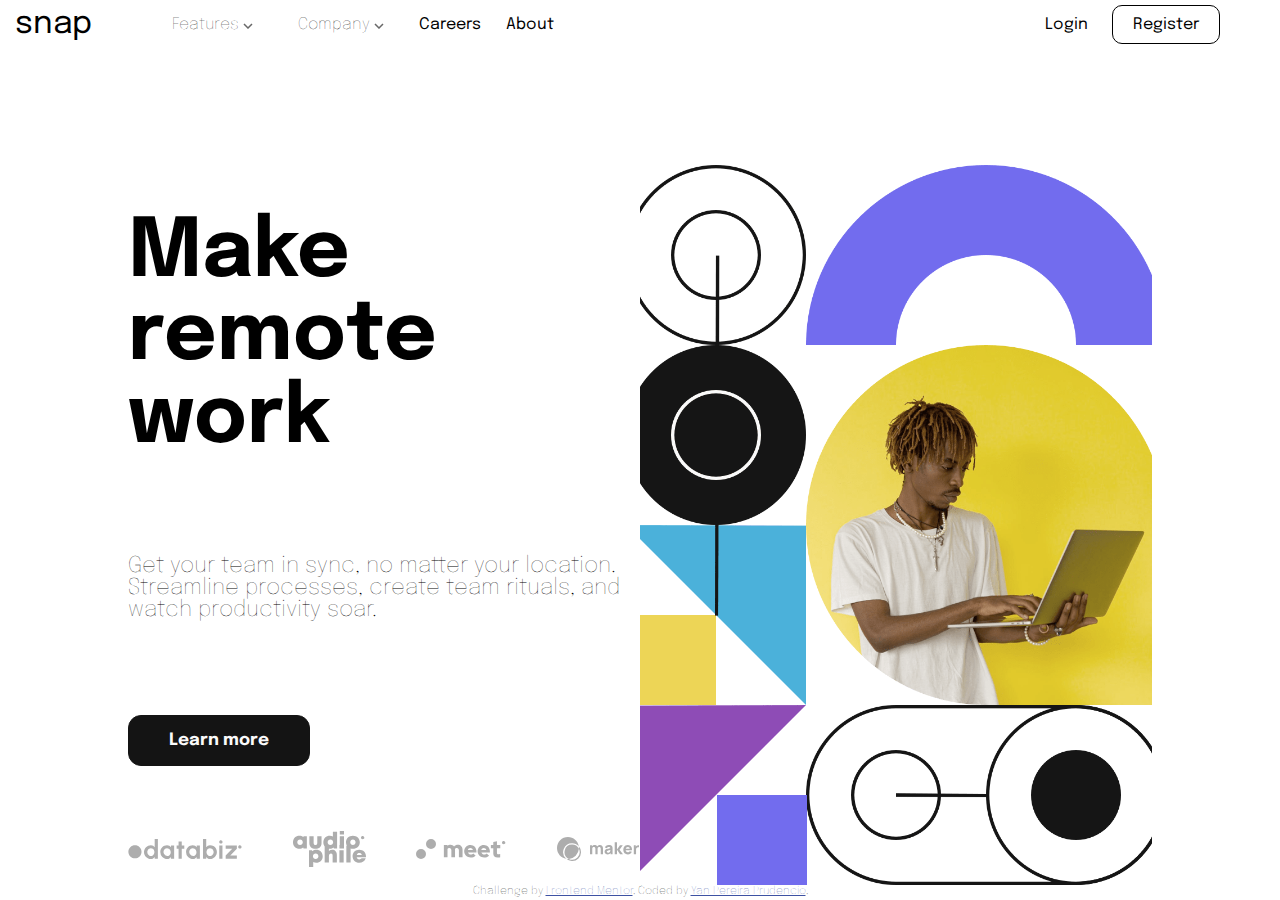
<file: index.html>
<!DOCTYPE html>
<html lang="en">
<head>
  <meta charset="UTF-8">
  <meta name="viewport" content="width=device-width, initial-scale=1.0"> <!-- displays site properly based on user's device -->

  <link rel="icon" type="image/png" sizes="32x32" href="./images/favicon-32x32.png">
  <link rel="stylesheet" href="./project.css">
  <title>Frontend Mentor | Intro section with dropdown navigation</title>

  <!-- Feel free to remove these styles or customise in your own stylesheet 👍 -->
  <style>
    .attribution { font-size: 11px; text-align: center; }
    .attribution a { color: hsl(228, 45%, 44%); }
  </style>
</head>
<body>
<header>
  <div class="menu">
    <h1 class="title">snap</h1>

    <div class="dropdow">
      <p>Features <svg class="icon-arrow-down" width="10" height="6" xmlns="http://www.w3.org/2000/svg"><path stroke="#686868" stroke-width="1.5" fill="none" d="m1 1 4 4 4-4"/></svg> <svg class="icon-arrow-up" width="10" height="6" xmlns="http://www.w3.org/2000/svg"><path stroke="#686868" stroke-width="1.5" fill="none" d="m1 5 4-4 4 4"/></svg></p>
      <div class="dropdow-content">
            <span><svg width="14" height="16" xmlns="http://www.w3.org/2000/svg"><path d="M14 3v12a1 1 0 0 1-1 1H1a1 1 0 0 1-1-1V3a1 1 0 0 1 1-1h1V1a1 1 0 1 1 2 0v1h2V1a1 1 0 1 1 2 0v1h2V1a1 1 0 0 1 2 0v1h1a1 1 0 0 1 1 1Zm-2 3H2v1h10V6Zm0 3H2v1h10V9Zm0 3H2v1h10v-1Z" fill="#726CEE"/></svg><a href="#">Todo List</a></span>
            <span><svg width="16" height="16" xmlns="http://www.w3.org/2000/svg"><path d="M12.667 8.667h-4v4h4v-4ZM11.334 0v1.333H4.667V0h-2v1.333h-1C.75 1.333 0 2.083 0 3v11.333C0 15.25.75 16 1.667 16h12.667C15.25 16 16 15.25 16 14.333V3c0-.917-.75-1.667-1.666-1.667h-1V0h-2Zm3 14.333H1.667V5.5h12.667v8.833Z" fill="#4BB1DA"/></svg><a href="#">Calender</a></span>
            <span><svg width="13" height="17" xmlns="http://www.w3.org/2000/svg"><path d="M6.408 13.916c-3.313 0-6-1.343-6-3 0-.612.371-1.18 1-1.654V7.916a5 5 0 0 1 3.041-4.6 2 2 0 0 1 3.507-1.664 2 2 0 0 1 .411 1.664 5.002 5.002 0 0 1 3.041 4.6v1.346c.629.474 1 1.042 1 1.654 0 1.657-2.687 3-6 3Zm0 1c.694 0 1.352-.066 1.984-.16.004.054.016.105.016.16a2 2 0 0 1-4 0c0-.055.012-.106.016-.16.633.094 1.29.16 1.984.16Z" fill="#EDD556"/></svg><a href="#">Reminders</a></span>
            <span><svg width="16" height="16" xmlns="http://www.w3.org/2000/svg"><path d="M8 0a8 8 0 1 1 0 16A8 8 0 0 1 8 0Zm0 2.133a5.867 5.867 0 1 0 0 11.734A5.867 5.867 0 0 0 8 2.133ZM8 3.2a4.8 4.8 0 1 1 0 9.6 4.8 4.8 0 0 1 0-9.6Zm-.533 2.667a.533.533 0 0 0-.534.533v2.133c0 .295.24.534.534.534h3.2a.533.533 0 0 0 0-1.067H8V6.4a.533.533 0 0 0-.533-.533Z" fill="#8E4CB6"/></svg><a href="#">Planning</a></span>
      </div>
    </div>
    <div class="dropdow">
      <p>Company <svg class="icon-arrow-down" width="10" height="6" xmlns="http://www.w3.org/2000/svg"><path stroke="#686868" stroke-width="1.5" fill="none" d="m1 1 4 4 4-4"/></svg> <svg class="icon-arrow-up" width="10" height="6" xmlns="http://www.w3.org/2000/svg"><path stroke="#686868" stroke-width="1.5" fill="none" d="m1 5 4-4 4 4"/></svg></p>
      <div class="dropdow-content">
              <span><a href="#">Story</a></span>
              <span><a href="#">Our Team</a></span>
              <span><a href="#">Blog</a></span>
      </div>
    </div>
    <p>Careers</p>
    <p>About</p>
  </div>
  <div class="login">
    <p>Login</p>
    <p>Register</p>
  </div>
  <svg class="icon-bar" width="32" height="18" xmlns="http://www.w3.org/2000/svg"><g fill="#151515" fill-rule="evenodd"><path d="M0 0h32v2H0zM0 8h32v2H0zM0 16h32v2H0z"/></g></svg>
</header>

<main>
  <section class="info-main">
    <div class="main-container left">
      <div class="subContainer1">

        <h1 class="title">
          Make remote work
        </h1>

        <p class="details">
          Get your team in sync, no matter your location. 
          Streamline processes, create team rituals, 
          and watch productivity soar.
        </p>
        <button>
          Learn more
        </button>

      </div>
      <div class="subContainer2">
        <svg width="114" height="20" xmlns="http://www.w3.org/2000/svg"><path d="M22.887 20c.838 0 1.576-.183 2.213-.55a4.977 4.977 0 0 0 1.584-1.429v1.638h3.195V0h-3.195v8.191A4.848 4.848 0 0 0 25.1 6.756c-.637-.362-1.375-.544-2.213-.544-.951 0-1.842.18-2.67.538-.83.358-1.561.854-2.194 1.487a6.996 6.996 0 0 0-1.486 2.196A6.68 6.68 0 0 0 16 13.106c0 .953.179 1.844.537 2.674.358.83.853 1.562 1.486 2.195a6.989 6.989 0 0 0 2.193 1.488c.83.358 1.72.537 2.671.537Zm.04-3.08a3.42 3.42 0 0 1-1.827-.511 3.826 3.826 0 0 1-1.827-3.303c0-.708.166-1.35.498-1.926a3.9 3.9 0 0 1 1.322-1.383 3.379 3.379 0 0 1 1.834-.518c.672 0 1.272.17 1.8.511.528.341.94.802 1.237 1.383.297.581.445 1.225.445 1.933 0 .7-.148 1.34-.445 1.92a3.53 3.53 0 0 1-1.23 1.383c-.524.34-1.127.511-1.807.511ZM39.294 20c.794 0 1.486-.181 2.075-.544a4.375 4.375 0 0 0 1.434-1.422l.13 1.625h3.209V6.553h-3.195l.144 1.678a5.992 5.992 0 0 0-1.748-1.468c-.685-.385-1.464-.577-2.337-.577-.934 0-1.807.175-2.619.524a6.818 6.818 0 0 0-2.147 1.455c-.62.62-1.1 1.341-1.44 2.163a6.81 6.81 0 0 0-.511 2.634 6.935 6.935 0 0 0 2.042 4.967 7.16 7.16 0 0 0 2.24 1.52c.846.368 1.754.551 2.723.551Zm.091-3.08a3.51 3.51 0 0 1-1.813-.498 4.227 4.227 0 0 1-1.395-1.33 4.049 4.049 0 0 1-.654-1.842c-.061-.734.057-1.4.353-1.998a3.592 3.592 0 0 1 1.264-1.435 3.3 3.3 0 0 1 1.853-.538 3.32 3.32 0 0 1 1.794.498c.532.332.968.776 1.309 1.33.34.555.541 1.173.602 1.855.053.725-.054 1.387-.32 1.986a3.384 3.384 0 0 1-1.172 1.435c-.516.358-1.122.537-1.82.537Zm14.378 2.74V9.75h2.54V6.553h-2.54V2.438h-3.195v4.115H48.63v3.198h1.938v9.908h3.195Zm11.273.34c.795 0 1.486-.181 2.076-.544a4.375 4.375 0 0 0 1.433-1.422l.131 1.625h3.208V6.553H68.69l.145 1.678a5.992 5.992 0 0 0-1.749-1.468c-.685-.385-1.464-.577-2.337-.577-.934 0-1.807.175-2.619.524a6.818 6.818 0 0 0-2.147 1.455c-.62.62-1.1 1.341-1.44 2.163a6.81 6.81 0 0 0-.51 2.634 6.935 6.935 0 0 0 2.042 4.967 7.16 7.16 0 0 0 2.239 1.52c.847.368 1.754.551 2.723.551Zm.092-3.08a3.51 3.51 0 0 1-1.814-.498 4.227 4.227 0 0 1-1.394-1.33 4.049 4.049 0 0 1-.655-1.842c-.06-.734.057-1.4.354-1.998a3.592 3.592 0 0 1 1.263-1.435 3.3 3.3 0 0 1 1.853-.538 3.32 3.32 0 0 1 1.794.498c.532.332.969.776 1.31 1.33.34.555.54 1.173.602 1.855.052.725-.055 1.387-.321 1.986a3.384 3.384 0 0 1-1.172 1.435c-.515.358-1.122.537-1.82.537ZM81.993 20c.96 0 1.857-.18 2.69-.537a6.968 6.968 0 0 0 3.687-3.696 6.774 6.774 0 0 0 .536-2.687c0-1.267-.31-2.423-.93-3.467a7.027 7.027 0 0 0-2.5-2.496c-1.048-.62-2.209-.93-3.483-.93-.82 0-1.547.185-2.18.556a5.15 5.15 0 0 0-1.591 1.448V0h-3.195v19.66h3.195v-1.665a5.15 5.15 0 0 0 1.59 1.448c.634.371 1.36.557 2.18.557Zm-.04-3.093c-.663 0-1.256-.17-1.78-.511a3.53 3.53 0 0 1-1.231-1.383 4.187 4.187 0 0 1-.445-1.933c0-.69.148-1.326.445-1.907a3.58 3.58 0 0 1 1.23-1.39 3.164 3.164 0 0 1 1.782-.517c.672 0 1.287.17 1.846.511.558.341 1.004.802 1.335 1.383.332.58.498 1.221.498 1.92 0 .708-.166 1.35-.498 1.927a3.88 3.88 0 0 1-1.329 1.382 3.435 3.435 0 0 1-1.852.518ZM92.874 4.6c.463 0 .854-.155 1.173-.465.318-.31.478-.701.478-1.173 0-.463-.16-.852-.478-1.166a1.604 1.604 0 0 0-1.172-.472c-.463 0-.856.157-1.179.472a1.563 1.563 0 0 0-.484 1.166c0 .472.161.863.484 1.173.323.31.716.465 1.179.465Zm19 5c.463 0 .854-.155 1.173-.465.318-.31.478-.701.478-1.173 0-.463-.16-.852-.478-1.166a1.604 1.604 0 0 0-1.172-.472c-.463 0-.856.157-1.179.472a1.563 1.563 0 0 0-.484 1.166c0 .472.161.863.484 1.173.323.31.716.465 1.179.465ZM6.979 19.324c1.835 0 3.385-.616 4.65-1.846 1.264-1.23 1.896-2.782 1.896-4.654 0-1.838-.632-3.38-1.897-4.628-1.264-1.248-2.814-1.872-4.65-1.872-1.835 0-3.393.624-4.675 1.872C1.021 9.444.38 10.986.38 12.824c0 1.872.64 3.423 1.922 4.654 1.282 1.23 2.84 1.846 4.676 1.846Zm87.48.335V6.553h-3.195V19.66h3.195Zm14.399 0v-3.198h-6.573l6.573-6.71V6.553H97.675v3.198h6.586l-6.586 6.71v3.198h11.182Z" fill="#ADADAD"/></svg>
        <svg width="73" height="36" xmlns="http://www.w3.org/2000/svg"><path d="M6.476 17.85c1.434 0 2.715-.47 3.726-1.287l.364.87h3.289V5.126h-3.17l-.436.952C9.23 5.238 7.93 4.754 6.476 4.754 2.699 4.754 0 7.467 0 11.28c0 3.825 2.7 6.571 6.476 6.571Zm.568-3.754c-1.593 0-2.764-1.2-2.764-2.807 0-1.598 1.161-2.797 2.764-2.797 1.594 0 2.765 1.2 2.765 2.797 0 1.607-1.171 2.807-2.765 2.807Zm15.422 3.754c3.648 0 6.078-2.243 6.078-5.687V5.138H24.29v6.84c0 1.286-.687 2.064-1.824 2.064-1.136 0-1.837-.765-1.837-2.064v-6.84h-4.254v7.025c0 3.444 2.443 5.687 6.091 5.687Zm14.361.013c1.439 0 2.72-.488 3.725-1.33l.401.914h3.148V.694h-4.205v4.895a5.78 5.78 0 0 0-3.069-.854c-3.79 0-6.489 2.732-6.489 6.557 0 3.826 2.7 6.571 6.49 6.571Zm.57-3.754c-1.594 0-2.765-1.21-2.765-2.816 0-1.608 1.17-2.817 2.764-2.817 1.594 0 2.765 1.21 2.765 2.817 0 1.607-1.171 2.816-2.765 2.816ZM50.99 3.598V0H46.8v3.598h4.19Zm.032 13.848V5.138H46.77v12.308h4.254Zm8.88.404c4.014 0 6.925-2.755 6.925-6.558 0-3.815-2.911-6.557-6.924-6.557-4.027 0-6.925 2.742-6.925 6.557 0 3.803 2.898 6.558 6.925 6.558Zm9.76-9.573c.463 0 .853-.156 1.172-.466.318-.31.478-.7.478-1.173 0-.463-.16-.852-.478-1.166A1.604 1.604 0 0 0 69.663 5c-.463 0-.856.157-1.179.472A1.563 1.563 0 0 0 68 6.638c0 .472.161.863.484 1.173.323.31.716.466 1.179.466Zm-9.76 5.765c-1.55 0-2.663-1.122-2.663-2.75 0-1.627 1.113-2.748 2.664-2.748 1.55 0 2.663 1.131 2.663 2.749 0 1.627-1.112 2.749-2.663 2.749Zm-39.676 21.86v-4.846a5.789 5.789 0 0 0 3.01.817c3.777 0 6.476-2.735 6.476-6.57 0-3.835-2.7-6.558-6.475-6.558-1.468 0-2.775.506-3.79 1.381l-.533-.977h-2.893v16.753h4.205Zm2.442-7.783c-1.594 0-2.765-1.2-2.765-2.816 0-1.617 1.171-2.817 2.765-2.817 1.593 0 2.764 1.2 2.764 2.817 0 1.617-1.18 2.816-2.764 2.816Zm13.25 3.338v-6.573c0-1.58.802-2.49 2.09-2.49 1.11 0 1.61.724 1.61 2.144v6.919h4.253v-7.412c0-3.19-1.822-5.26-4.657-5.26a5.28 5.28 0 0 0-3.297 1.174v-5.255h-4.253v16.753h4.253Zm14.718-13.849V14.01h-4.189v3.598h4.189Zm.033 13.849V19.148h-4.254v12.309h4.254Zm6.929 0V14.704h-4.254v16.753H57.6Zm8.664.404c3.099 0 5.597-1.755 6.466-4.564h-4.233c-.409.72-1.24 1.154-2.233 1.154-1.343 0-2.243-.73-2.52-2.142h9.17c.055-.38.087-.752.087-1.122 0-3.611-2.756-6.442-6.737-6.442-3.876 0-6.708 2.775-6.708 6.548 0 3.76 2.855 6.568 6.708 6.568Zm2.547-7.9h-4.993c.344-1.222 1.206-1.894 2.446-1.894 1.284 0 2.173.664 2.547 1.894Z" fill="#ADADAD"/></svg>
        <svg width="90" height="20" xmlns="http://www.w3.org/2000/svg"><path d="M5 10a5 5 0 1 1 0 10 5 5 0 0 1 0-10ZM15 0a5 5 0 1 1 0 10 5 5 0 0 1 0-10Zm16.515 18.34V9.964c.226-.293.5-.513.824-.66.324-.146.689-.22 1.095-.22.587 0 1.058.205 1.412.614.353.408.53.945.53 1.608v7.034h3.658v-7.543a7.069 7.069 0 0 0-.045-.787c.241-.293.527-.52.858-.683.331-.162.7-.242 1.107-.242.587 0 1.057.204 1.411.613.354.408.53.945.53 1.608v7.034h3.659v-7.543c0-1.435-.433-2.615-1.299-3.54-.865-.926-1.976-1.389-3.33-1.389-.783 0-1.506.147-2.168.44a4.968 4.968 0 0 0-1.716 1.25 4.316 4.316 0 0 0-1.524-1.239 4.504 4.504 0 0 0-2.021-.45c-.557 0-1.088.084-1.592.254-.505.17-.967.424-1.389.763V6.1h-3.658v12.24h3.658Zm23.168.231c.993 0 1.885-.146 2.675-.44.79-.292 1.562-.763 2.315-1.41l-2.416-2.199c-.286.293-.632.52-1.039.683a3.63 3.63 0 0 1-1.355.243c-.692 0-1.294-.182-1.806-.544a3.22 3.22 0 0 1-1.13-1.4h8.514v-.926a7.74 7.74 0 0 0-.452-2.672c-.301-.825-.719-1.531-1.253-2.117A5.875 5.875 0 0 0 56.828 6.4a5.71 5.71 0 0 0-2.416-.509c-.873 0-1.69.162-2.45.486a6.032 6.032 0 0 0-1.976 1.342 6.357 6.357 0 0 0-1.321 2.025 6.418 6.418 0 0 0-.486 2.487c0 .88.17 1.709.508 2.488a6.378 6.378 0 0 0 1.378 2.024 6.268 6.268 0 0 0 2.066 1.343 6.717 6.717 0 0 0 2.552.485Zm2.167-7.682h-4.99c.18-.617.49-1.095.926-1.434.436-.34.956-.51 1.558-.51.587 0 1.103.178 1.547.533.444.355.764.825.96 1.411Zm11.268 7.682c.994 0 1.885-.146 2.676-.44.79-.292 1.562-.763 2.314-1.41l-2.416-2.199c-.286.293-.632.52-1.039.683a3.63 3.63 0 0 1-1.354.243c-.693 0-1.295-.182-1.807-.544a3.22 3.22 0 0 1-1.129-1.4h8.513v-.926a7.74 7.74 0 0 0-.452-2.672c-.3-.825-.718-1.531-1.253-2.117A5.875 5.875 0 0 0 70.263 6.4a5.71 5.71 0 0 0-2.416-.509c-.873 0-1.69.162-2.45.486a6.032 6.032 0 0 0-1.976 1.342 6.357 6.357 0 0 0-1.32 2.025 6.418 6.418 0 0 0-.486 2.487c0 .88.17 1.709.508 2.488a6.378 6.378 0 0 0 1.377 2.024 6.268 6.268 0 0 0 2.066 1.343 6.717 6.717 0 0 0 2.552.485Zm2.168-7.682h-4.99c.18-.617.489-1.095.925-1.434.437-.34.956-.51 1.558-.51.587 0 1.103.178 1.547.533.444.355.764.825.96 1.411Zm11.335 7.613c.346 0 .775-.035 1.287-.104a7.37 7.37 0 0 0 1.265-.266V15.1c-.301.092-.58.158-.836.196a5.456 5.456 0 0 1-.813.058c-.587 0-.997-.112-1.23-.335-.234-.224-.35-.606-.35-1.146v-4.65h3.342V6.1h-3.342V2.143l-3.658.81V6.1H74.87v3.123h2.416v5.392c0 1.28.365 2.248 1.095 2.904.73.655 1.81.983 3.24.983Zm6.042-13.225c.462 0 .853-.156 1.172-.466.318-.31.478-.7.478-1.173 0-.463-.16-.852-.478-1.166A1.604 1.604 0 0 0 87.663 2c-.463 0-.856.157-1.179.472A1.563 1.563 0 0 0 86 3.638c0 .472.161.863.484 1.173.323.31.716.466 1.179.466Z" fill="#ADADAD" fill-rule="evenodd"/></svg>
        <svg width="83" height="24" xmlns="http://www.w3.org/2000/svg"><path d="M35.276 17.143V11.76c0-.51.141-.925.424-1.246.282-.321.656-.482 1.123-.482.488 0 .87.164 1.148.49.277.326.415.783.415 1.37v5.25h2.238V11.76c0-.34.065-.64.194-.9.129-.261.308-.464.539-.61.23-.145.502-.218.814-.218.489 0 .871.164 1.148.49.277.326.416.783.416 1.37v5.25h2.238V11.3c0-.971-.26-1.757-.778-2.358-.518-.6-1.285-.9-2.3-.9-.592 0-1.131.13-1.616.39-.486.26-.873.624-1.16 1.09l.062-.096-.037-.07a2.632 2.632 0 0 0-.687-.768l-.145-.103c-.447-.296-1.02-.444-1.716-.444-.609 0-1.159.134-1.65.403-.327.18-.61.401-.848.666l-.102.12v-.975h-1.975v8.887h2.255Zm15.305.247c.768 0 1.403-.133 1.905-.4.39-.206.76-.514 1.109-.921l.014-.018v1.092h1.958v-5.431c0-.406-.016-.773-.049-1.103a2.653 2.653 0 0 0-.313-.987 2.61 2.61 0 0 0-1.382-1.25c-.609-.242-1.306-.363-2.09-.363-1.07 0-1.915.23-2.534.691a3.434 3.434 0 0 0-1.268 1.794l2.025.642c.142-.406.392-.688.748-.848.357-.159.7-.238 1.029-.238.592 0 1.015.123 1.267.37.177.173.292.414.345.724l.015.116-.357.053-.366.055-.353.052c-.576.085-1.091.174-1.547.267-.455.094-.847.2-1.176.321-.478.176-.858.394-1.14.654-.283.261-.487.561-.613.901a3.22 3.22 0 0 0-.19 1.128c0 .493.114.945.342 1.353.228.409.562.735 1.004.98.442.244.98.366 1.617.366Zm.477-1.761c-.258 0-.48-.039-.666-.115a.953.953 0 0 1-.432-.334.89.89 0 0 1-.153-.522c0-.148.032-.283.095-.403.063-.121.162-.232.296-.334.135-.101.312-.196.531-.284.192-.07.414-.137.667-.197.252-.06.584-.128.995-.202.257-.046.564-.1.92-.16l.03-.004v.007a15.73 15.73 0 0 1-.014.333l-.01.186c-.02.321-.086.603-.202.844-.06.126-.174.282-.341.469a2.32 2.32 0 0 1-.675.498c-.282.145-.63.218-1.04.218Zm8.92 1.514v-4.279l3.077 4.279h2.913l-3.423-4.444 3.21-4.443H62.99l-3.012 4.279V5.294h-2.271l-.017 11.849h2.288Zm14.968-3.818c.093-1.075-.017-2.01-.33-2.806-.312-.796-.795-1.413-1.448-1.852-.652-.438-1.445-.658-2.378-.658-.877 0-1.654.199-2.328.597a4.192 4.192 0 0 0-1.589 1.674c-.384.719-.576 1.564-.576 2.535 0 .888.197 1.677.589 2.365a4.244 4.244 0 0 0 1.63 1.621c.693.393 1.495.589 2.406.589.856 0 1.644-.225 2.366-.675a3.937 3.937 0 0 0 1.584-1.893l-2.239-.641c-.164.362-.403.639-.715.83-.313.193-.689.289-1.128.289-.696 0-1.224-.227-1.584-.68-.248-.313-.411-.716-.488-1.21l-.012-.085h6.24Zm-2.265-1.662h-3.915l.016-.076c.077-.323.191-.6.345-.83l.08-.11c.359-.464.92-.696 1.682-.696.653 0 1.123.199 1.411.597.177.244.3.585.368 1.022l.013.093Zm6.37 5.48V12.6c0-.34.047-.646.14-.918a2.02 2.02 0 0 1 .412-.707c.181-.2.403-.361.667-.482.263-.126.558-.201.884-.226.327-.025.613.001.86.078v-2.09a4.173 4.173 0 0 0-.806-.02c-.27.019-.53.065-.782.14a2.869 2.869 0 0 0-.7.308c-.28.164-.515.373-.707.625a3.2 3.2 0 0 0-.212.316l-.035.063V8.256h-1.975v8.887h2.255ZM10.972 0c5.466 0 9.999 3.997 10.834 9.228A8.914 8.914 0 0 1 9.228 21.805C3.998 20.97 0 16.438 0 10.971 0 4.912 4.912 0 10.97 0Zm4.099 6.171a8.914 8.914 0 0 0-5.842 15.634 11.095 11.095 0 0 0 2.639.102 7.543 7.543 0 0 1 3.226-14.364 7.55 7.55 0 0 1 6.813 4.322 10.972 10.972 0 0 1-10.04 10.042 7.543 7.543 0 0 0 10.04-10.042 11.052 11.052 0 0 0-.1-2.637 8.892 8.892 0 0 0-6.736-3.057Z" fill="#ADADAD"/></svg>
      </div>
      
    </div>
    <div class="main-container right">
      <img class="responsive-img" 
          srcset="./images/image-hero-mobile.png 375w, ./images/image-hero-desktop.png 1440w" 
                src="./images/image-hero-desktop.png" alt="">
    </div>

  </section>
  <div class="Container-Menu-Mobile" id="Container-Menu-Mobile">
    <svg  class="btn-close" width="26" height="26" xmlns="http://www.w3.org/2000/svg"><g fill="#151515" fill-rule="evenodd"><path d="m2.393.98 22.628 22.628-1.414 1.414L.979 2.395z"/><path d="M.98 23.607 23.609.979l1.414 1.414L2.395 25.021z"/></g></svg>
    <div class="menu-options">

      <div class="dropdown-mobile">
        <p>Features</p>
        <svg class="arrow-icon up" viewBox="0 0 20 20" xmlns="http://www.w3.org/2000/svg"><path stroke="#686868" stroke-width="1.5" fill="none" d="m1 5 4-4 4 4"/></svg>
        <svg class="arrow-icon down" viewBox="0 0 20 20" xmlns="http://www.w3.org/2000/svg"><path stroke="#686868" stroke-width="1.5" fill="none" d="m1 1 4 4 4-4"/></svg>
        <div class="dropdown-submenu">
          <span class="submenu-options">
            <svg class="icon" viewBox="0 0 20 20" xmlns="http://www.w3.org/2000/svg"><path d="M14 3v12a1 1 0 0 1-1 1H1a1 1 0 0 1-1-1V3a1 1 0 0 1 1-1h1V1a1 1 0 1 1 2 0v1h2V1a1 1 0 1 1 2 0v1h2V1a1 1 0 0 1 2 0v1h1a1 1 0 0 1 1 1Zm-2 3H2v1h10V6Zm0 3H2v1h10V9Zm0 3H2v1h10v-1Z" fill="#726CEE"/></svg>
            <a href="#">Todo List</a>
          </span>

          <span class="submenu-options">
            <svg class="icon" viewBox="0 0 20 20" xmlns="http://www.w3.org/2000/svg"><path d="M12.667 8.667h-4v4h4v-4ZM11.334 0v1.333H4.667V0h-2v1.333h-1C.75 1.333 0 2.083 0 3v11.333C0 15.25.75 16 1.667 16h12.667C15.25 16 16 15.25 16 14.333V3c0-.917-.75-1.667-1.666-1.667h-1V0h-2Zm3 14.333H1.667V5.5h12.667v8.833Z" fill="#4BB1DA"/></svg>
            <a href="#">Calender</a>
          </span>

          <span class="submenu-options">
            <svg class="icon" viewBox="0 0 20 20" xmlns="http://www.w3.org/2000/svg"><path d="M6.408 13.916c-3.313 0-6-1.343-6-3 0-.612.371-1.18 1-1.654V7.916a5 5 0 0 1 3.041-4.6 2 2 0 0 1 3.507-1.664 2 2 0 0 1 .411 1.664 5.002 5.002 0 0 1 3.041 4.6v1.346c.629.474 1 1.042 1 1.654 0 1.657-2.687 3-6 3Zm0 1c.694 0 1.352-.066 1.984-.16.004.054.016.105.016.16a2 2 0 0 1-4 0c0-.055.012-.106.016-.16.633.094 1.29.16 1.984.16Z" fill="#EDD556"/></svg>
            <a href="#">Reminders</a>
          </span>

          <span class="submenu-options">
            <svg class="icon" viewBox="0 0 20 20" xmlns="http://www.w3.org/2000/svg"><path d="M8 0a8 8 0 1 1 0 16A8 8 0 0 1 8 0Zm0 2.133a5.867 5.867 0 1 0 0 11.734A5.867 5.867 0 0 0 8 2.133ZM8 3.2a4.8 4.8 0 1 1 0 9.6 4.8 4.8 0 0 1 0-9.6Zm-.533 2.667a.533.533 0 0 0-.534.533v2.133c0 .295.24.534.534.534h3.2a.533.533 0 0 0 0-1.067H8V6.4a.533.533 0 0 0-.533-.533Z" fill="#8E4CB6"/></svg>
            <a href="#">Planning</a>
          </span>
          
        </div>
      </div>

      <div class="dropdown-mobile">
        <p>Features</p>
        <svg class="arrow-icon up" viewBox="0 0 20 20" xmlns="http://www.w3.org/2000/svg"><path stroke="#686868" stroke-width="1.5" fill="none" d="m1 5 4-4 4 4"/></svg>
        <svg class="arrow-icon down" viewBox="0 0 20 20" xmlns="http://www.w3.org/2000/svg"><path stroke="#686868" stroke-width="1.5" fill="none" d="m1 1 4 4 4-4"/></svg>
        <div class="dropdown-submenu">
          <span class="submenu-options">
            <a href="#">Company</a>
          </span>

          <span class="submenu-options">
            <a href="#">History</a>
          </span>

          <span class="submenu-options">
            <a href="#">Our Team</a>
          </span>

          <span class="submenu-options">
            <a href="#">Blog</a>
          </span>
          
        </div>
      </div>
      
      <p>Careers</p>
      <p>About</p>
      


    </div>
    <div class="social">
      <p>Login</p>
      <p>Register</p>
    </div>
  </div>
</main>
  
  <div class="attribution">
    Challenge by <a href="https://www.frontendmentor.io?ref=challenge" target="_blank">Frontend Mentor</a>. 
    Coded by <a href="https://www.frontendmentor.io/profile/YanPrudencio015">Yan Pereira Prudencio</a>.
  </div>




  <script src="./project.js"></script>
</body>
</html>
</file>
<file: project.css>
@import url('https://fonts.googleapis.com/css2?family=Epilogue:wght@500;700&display=swap');

/* font-family: 'Epilogue', sans-serif; */



*{
    border: none;
    outline: none;
    margin: 0;
    padding: 0;
    box-sizing: border-box;
    font-family: 'Epilogue', sans-serif;
    font-weight: lighter;

}

/* HEADER START */
header{
    width: 100%;
    height: 3em;
    display: flex;
    justify-content: space-between;
    padding: 15px;
    align-items: center;

}

/* menu Start */
header .menu{

    display: flex;
    align-items: center;
    font-weight: bold;
    gap: 25px;
}

header >.menu > h1{
    font-weight: 700 bolder;
    margin-right: 45px;
}


header > .menu > .dropdow{
    position: relative;
    display: inline-block;
    margin: 0 5px;
    padding: 5px;
    transition: 600ms;

}
header > .menu > .dropdow > p:hover,header > .menu > p:hover{
cursor: pointer;    

}

header > .menu > .dropdow > p > .icon-arrow-up{
    display: none;
    transition: 600ms;

}

header > .menu > .dropdow:hover > p > .icon-arrow-up{
    display: initial;
    transition: 600ms;

}

header > .menu > .dropdow:hover > p > .icon-arrow-down{
    display: none;
    transition: 600ms;
}

header > .menu > .dropdow > .dropdow-content{
    display: none;
    position: absolute;
    padding: 10px;
    z-index: 1;
    box-shadow: 0px 8px 16px 0px rgba(0,0,0,0.2);
    transition: 600ms;
    width: 116px;
}

header > .menu > .dropdow:hover > .dropdow-content{
    width: 8em;
    display: flex;
    flex-direction: column;
    align-items: center;
    gap: 15px;
    transition: 600ms;
}

header > .menu > .dropdow > .dropdow-content >span{
    margin: 0 5px;
    width: 7em;
    gap: 15px;
    /* border: solid 1px; */
    display: flex;
    justify-content: space-between;
}

header > .menu > .dropdow > .dropdow-content >span > a{
 text-decoration: none;   
}

/* menu End */

/* header login START */
header > .login{
    display: flex;
    width: 14%;
    justify-content: space-between;
    font-weight: bold;
    margin: 0 22px;
    margin-right: 45px;
    align-items: center;
}

header > .login > p{
    cursor: pointer;
    transition: 600ms;
}

header > .login > p:hover{
    cursor: pointer;
    font-weight: bold;
    transition: 600ms;
}

header > .login > p:nth-child(2){
    border: solid 1px;
    padding: 10px 20px;
    border-radius: 10px;  
}

header > .icon-bar{
    display: none;
}
/* header login END */

/* HEADER END */


/* MAIN START */
main {
    margin-top: 7.3em;
    width: 100%;
}

/* INFO-MAIN START */
main .info-main{
    margin: auto;
    width: 80%;
    height: 45em;
    /* border: solid 1px; */
    display: flex;
    flex-direction: row;
    justify-content: space-between;
    align-items: center;
}

main > .info-main > .main-container{
width: 100%;
height: 100%;

}


main > .info-main >.left > .subContainer1{
    width: 100%;
    height: 90%;
    display: flex;
    align-items: baseline;
    text-align: inherit;
    justify-content: space-around;
    flex-direction: column;
}

main > .info-main >.left > .subContainer1 > .title{
    font-size: 81px;
    width: 100%;
    font-weight: bold;
}

main > .info-main >.left > .subContainer1 > .details{
    font-size: 22px;
    width: 100%;
    font-weight: lighter ;
}

main > .info-main >.left > .subContainer1 > button{
    padding: 16px 40px;
    border: solid 1px hsl(0, 0%, 8%);
    border-radius: 13px;
    font-weight: bold;
    color: hsl(0, 0%, 98%);
    background-color: hsl(0, 0%, 8%);
    cursor: pointer;
    font-size: 17px;
    transition: 600ms;

}
main > .info-main >.left > .subContainer1 > button:hover{
    background-color: hsl(0, 0%, 98%);
    color: hsl(0, 0%, 8%);
    transition: 600ms;
}

main > .info-main >.left > .subContainer2{
    width: 100%;
    height: 10%;
    display: flex;
    justify-content: space-between;
    flex-direction: row;
    align-items: center;
}




main > .info-main >.right >.responsive-img{
object-fit: cover;
width: 100%;
height: 100%;
}
/* INFO-MAIN END */

.Container-Menu-Mobile{
    display: none;
}
/* MAIN END */































@media screen and (max-width:500px) and (min-width:375px) {
    /* Header START */
    header {
        width: 100%;
        padding: 0 15px;
    }
    /* header Menu Start*/
        header > .menu > p {
            display: none;
        }

        header > .menu > .dropdow{
            display: none;
        }

    /* header Menu End*/

    /* header login Start*/
    header > .login {
        display: none;
    }
    /* header login END*/

    /* header icon-bar Start */
    header > .icon-bar{
        display: initial;
    }
    /* header icon-bar End */
    /* Header END */

    /* MAIN START */

main{
    width: 100%;
}

/* INFO-MAIN START */
main .info-main {
    margin: auto;
    width: 100%;
    height: 59em;
    display: flex;
    flex-direction: column-reverse;
    justify-content: space-between;
    align-items: center;
}

main > .info-main > .main-container {
    width: 100%;
    height: 100%;
    margin-top: 10px;
    margin-bottom: 50px;
}



main > .info-main >.left > .subContainer1 {
    width: 100%;
    height: 90%;
    display: flex;
    align-items: center;
    text-align: center;
    justify-content: space-around;
    flex-direction: column;
}

main > .info-main >.left > .subContainer1 > .title {
    font-size: 40px;
    width: 100%;
    font-weight: bold;
}

main > .info-main >.left > .subContainer1 > .details {
    font-size: 18px;
    width: 100%;
    font-weight: lighter;
}

main > .info-main >.left > .subContainer1 > .title {
    font-size: 40px;
    width: 100%;
    font-weight: bold;
}

main > .info-main >.left > .subContainer1 > .details {
    font-size: 18px;
    width: 100%;
    font-weight: lighter;
}

main > .info-main >.left > .subContainer1 > button {
    padding: 16px 40px;
    border: solid 1px hsl(0, 0%, 8%);
    border-radius: 13px;
    font-weight: bold;
    color: hsl(0, 0%, 98%);
    background-color: hsl(0, 0%, 8%);
    cursor: pointer;
    font-size: 17px;
    transition: 600ms;
}

main > .info-main >.left > .subContainer2 {
    width: 100%;
    height: 10%;
    display: flex;
    justify-content: space-between;
    flex-direction: row;
    align-items: center;
}

/* INFO-MAIN END */
/* MAIN END */

/* CONATINER-MENU-MOBILE START*/

.appearsMenu{
    position: fixed;
    left: 8em;
}
.Container-Menu-Mobile{
    position: fixed;
    top: 0em;
    left: 38em;
    background-color: hsl(0, 0%, 98%);
    width: 17em;
    height: 50em;
    z-index: 10;
    display: flex;
    flex-direction: column;

}

.Container-Menu-Mobile > .btn-close{
    margin: 1em 0em 1em 13.4em;
}

.Container-Menu-Mobile > .menu-options{
    width: 100%;
    height: 16em;
    display: flex;
    flex-direction: column;
    text-align: left;
    gap: 5px;
    margin: 10px 0;
    padding: 15px;

}
.Container-Menu-Mobile > .menu-options > p, .Container-Menu-Mobile > .menu-options > .dropdown-mobile{
    font-size: 25px;
    margin: 10px 0;
}

.Container-Menu-Mobile > .menu-options > .dropdown-mobile{
    width: 100%;
    height: 2em;
    position: relative;
    /* border: solid 1px; */
    padding: 5px;
    display: flex;
    align-items: center;
    flex-direction: row;
    background-color:  hsl(0, 0%, 98%);
}
.Container-Menu-Mobile > .menu-options > .dropdown-mobile > .arrow-icon{
    height: 100%;
    width: 100%;
    position: relative;
    top: 0.6em;
}
.Container-Menu-Mobile > .menu-options > .dropdown-mobile > .up,.Container-Menu-Mobile > .menu-options > .dropdown-mobile:hover > .down{
    display: none;
}
.Container-Menu-Mobile > .menu-options > .dropdown-mobile:hover > .up{
    display: initial;
}



.Container-Menu-Mobile > .menu-options > .dropdown-mobile > .dropdown-submenu{
    position: absolute;
    width: 100%;
    height: 5em;
    top: 2em;
    right: 0em;
    display: none;
    height: 15em;
    z-index: 1;
}

.Container-Menu-Mobile > .menu-options > .dropdown-mobile:hover > .dropdown-submenu{
    display: flex;
    flex-direction: column;
    text-align: center;
    height: 15em;
    margin-bottom: 15px;
    background-color: hsl(0, 0%, 98%);
}


.Container-Menu-Mobile > .menu-options > .dropdown-mobile > .dropdown-submenu > .submenu-options{
    width: 100%;
    height: 25%;
    display: flex;
    align-items: center;
    text-align: center;
    flex-direction: row;


}

.Container-Menu-Mobile > .menu-options > .dropdown-mobile > .dropdown-submenu > .submenu-options > .icon{
    display: block;
    position: relative;
    width: 20%;
    height: 50%;
    margin: 5px 0;
}


.Container-Menu-Mobile > .menu-options > .dropdown-mobile > .dropdown-submenu > .submenu-options > a{
    text-decoration: none;
    color: hsl(0, 0%, 8%);
}



/* SOCAIAL START */


.Container-Menu-Mobile > .social{
    width: 100%;
    height: 5em;
    /* border: solid 1px; */
    margin: 10px 0;
    display: flex;
    flex-direction: column;
    justify-content: space-between;
    text-align: center;
}

.Container-Menu-Mobile > .social > p{
    font-size: 20px;
    color: hsl(0, 0%, 8%);
}

.Container-Menu-Mobile > .social > p:nth-child(2){
    border: solid 1px;
    border-radius: 16px;
    padding: 11px;
    width: 65%;
    align-self: center;
}
/* SOCAIAL END */
/* CONATINER-MENU-MOBILE END*/
    
}
</file>
